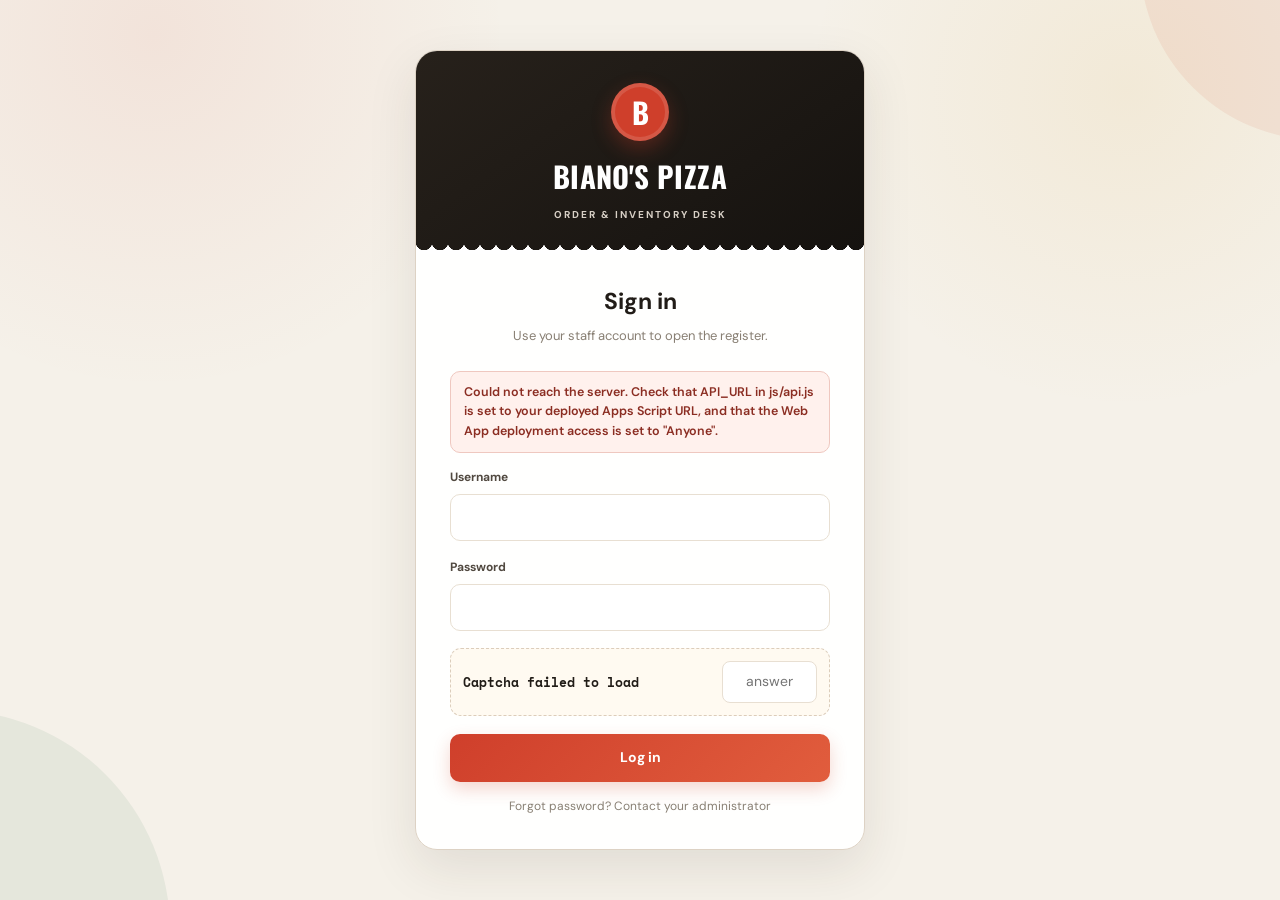
<file: index.html>
<!DOCTYPE html>
<html lang="en">
<head>
<meta charset="UTF-8">
<meta name="viewport" content="width=device-width, initial-scale=1.0">
<title>Biano's Pizza — Sign in</title>
<link rel="stylesheet" href="style.css">
</head>
<body class="auth-page">
  <div class="ticket-wrap">
    <div class="ticket">
      <div class="ticket-head">
        <div class="mark"></div>
        <h1>Biano's Pizza</h1>
        <p>Order &amp; Inventory Desk</p>
      </div>
      <div class="ticket-body">
        <div class="form-heading">
          <h2>Sign in</h2>
          <p>Use your staff account to open the register.</p>
        </div>

        <div id="msgBox"></div>

        <form id="loginForm">
          <div class="field">
            <label>Username</label>
            <input type="text" id="username" required>
          </div>
          <div class="field">
            <label>Password</label>
            <input type="password" id="password" required>
          </div>

          <div class="captcha-box">
            <span id="captchaQuestion">Loading captcha…</span>
            <input type="text" id="captchaAnswer" placeholder="answer">
          </div>

          <button type="submit" class="btn" id="loginBtn">Log in</button>
        </form>
        <a href="#" class="btn-link">Forgot password? Contact your administrator</a>
      </div>
    </div>
  </div>

  <script src="api.js"></script>
  <script src="login.js"></script>
</body>
</html>
</file>
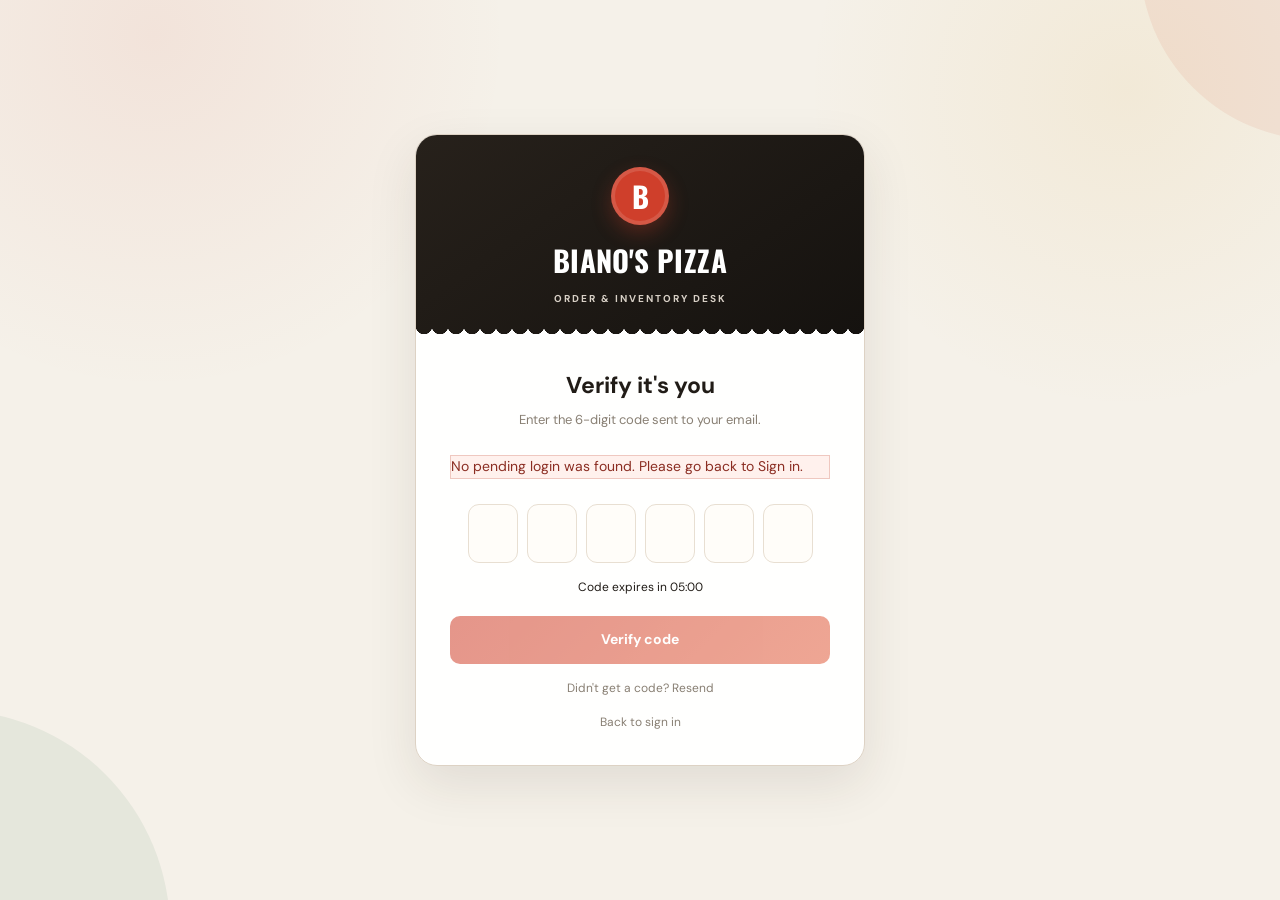
<file: 2fa.html>
<!DOCTYPE html>
<html lang="en">
<head>
<meta charset="UTF-8">
<meta name="viewport" content="width=device-width, initial-scale=1.0">
<title>Biano's Pizza — Verify it's you</title>
<link rel="stylesheet" href="style.css">
</head>
<body class="auth-page">
  <div class="ticket-wrap">
    <div class="ticket">
      <div class="ticket-head">
        <div class="mark"></div>
        <h1>Biano's Pizza</h1>
        <p>Order &amp; Inventory Desk</p>
      </div>
      <div class="ticket-body">
        <div class="form-heading">
          <h2>Verify it's you</h2>
          <p>Enter the 6-digit code sent to your email.</p>
        </div>

        <div id="msgBox"></div>

        <form id="otpForm">
          <div class="otp-boxes">
            <input type="text" maxlength="1" class="otp-digit">
            <input type="text" maxlength="1" class="otp-digit">
            <input type="text" maxlength="1" class="otp-digit">
            <input type="text" maxlength="1" class="otp-digit">
            <input type="text" maxlength="1" class="otp-digit">
            <input type="text" maxlength="1" class="otp-digit">
          </div>
          <p style="text-align:center;font-size:12px;color:var(--ink-faint);margin-bottom:18px;" id="timerText">Code expires in 05:00</p>
          <button type="submit" class="btn" id="verifyBtn">Verify code</button>
        </form>
        <a href="#" class="btn-link" id="resendLink">Didn't get a code? Resend</a>
        <a href="index.html" class="btn-link">Back to sign in</a>
      </div>
    </div>
  </div>

  <script src="api.js"></script>
  <script src="twofa.js"></script>
</body>
</html>
</file>
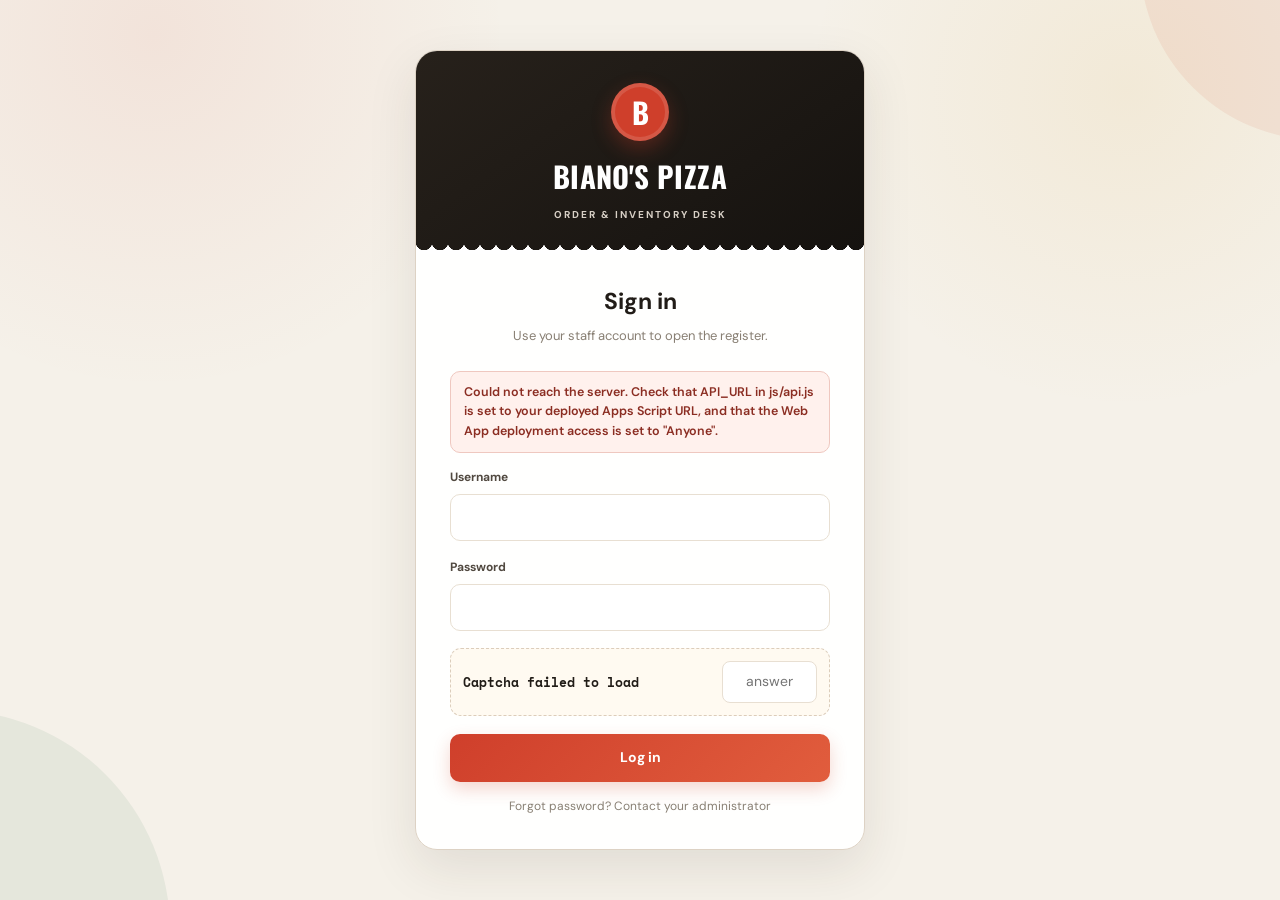
<file: dashboard.html>
<!DOCTYPE html>
<html lang="en">
<head>
<meta charset="UTF-8">
<meta name="viewport" content="width=device-width, initial-scale=1.0">
<title>Biano's Pizza — Dashboard</title>
<link rel="stylesheet" href="style.css">
</head>
<body>
  <div class="app-shell">
    <div id="app-shell-nav"></div>
    <div class="main">
      <div class="content">
        <h2 class="page-title">Dashboard</h2>

        <div class="stat-grid">
          <div class="stat-card"><div class="label">Menu items</div><div class="value" id="statMenu">-</div></div>
          <div class="stat-card"><div class="label">Ingredient stock</div><div class="value" id="statStock">-</div></div>
          <div class="stat-card"><div class="label">Low stock</div><div class="value" id="statLow">-</div></div>
          <div class="stat-card"><div class="label">Total sales</div><div class="value" id="statSales">-</div></div>
        </div>

        <h2 class="page-title" style="font-size:14px;">Recent Activity</h2>
        <div class="table-wrap">
          <table>
            <thead><tr><th>Date</th><th>Type</th><th>Item</th><th>Qty</th></tr></thead>
            <tbody id="recentBody"></tbody>
          </table>
        </div>
      </div>
    </div>
  </div>

  <script src="api.js"></script>
  <script src="auth.js"></script>
  <script src="nav.js"></script>
  <script src="dashboard.js"></script>
</body>
</html>
</file>
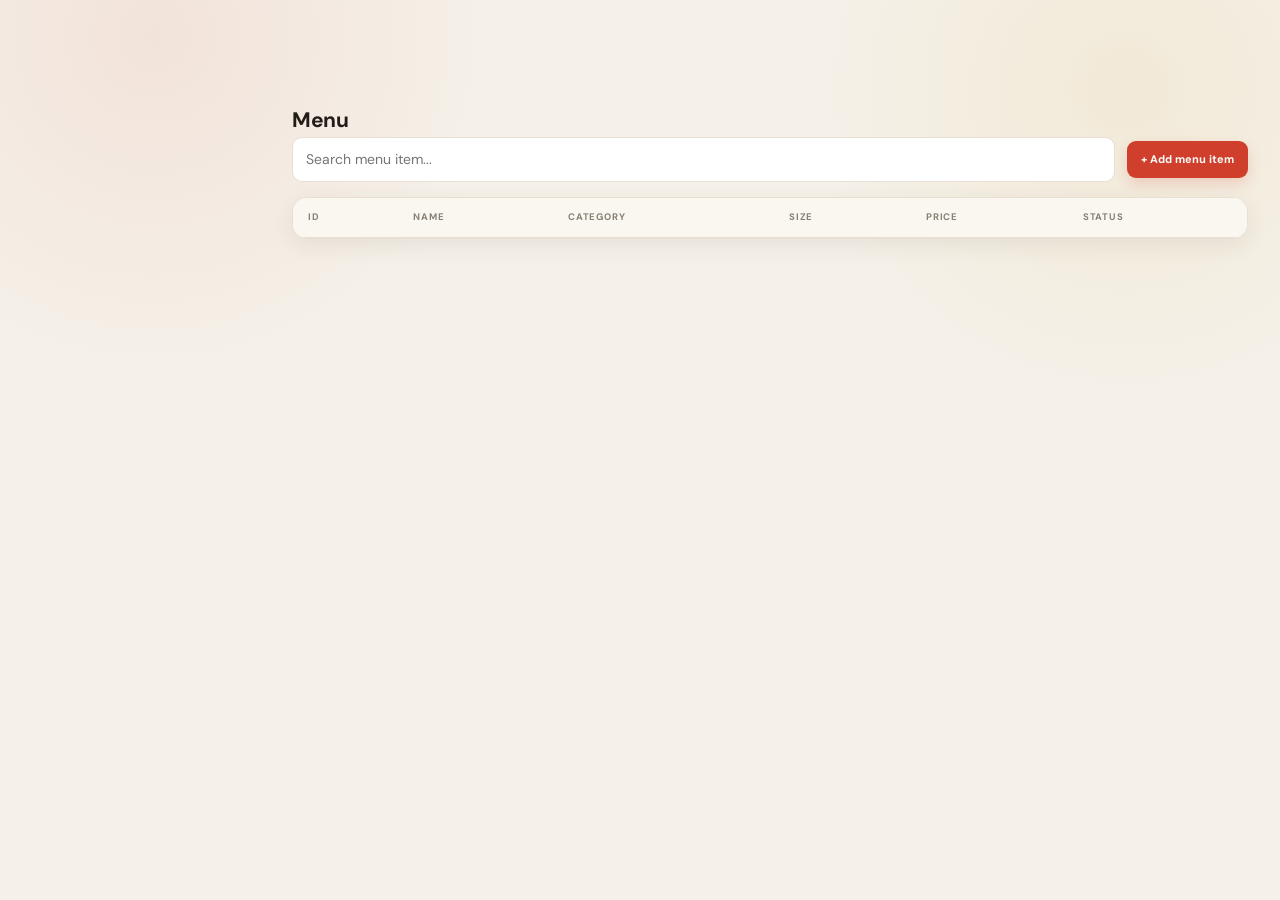
<file: menu.html>
<!DOCTYPE html>
<html lang="en">
<head>
<meta charset="UTF-8">
<meta name="viewport" content="width=device-width, initial-scale=1.0">
<title>Biano's Pizza — Menu</title>
<link rel="stylesheet" href="style.css">
</head>
<body>
  <div class="app-shell">
    <div id="app-shell-nav"></div>
    <div class="main">
      <div class="content">
        <h2 class="page-title">Menu</h2>

        <div class="toolbar">
          <input type="text" id="searchBox" placeholder="Search menu item...">
          <button class="btn-small" id="addItemBtn">+ Add menu item</button>
        </div>

        <div class="table-wrap">
          <table>
            <thead><tr><th>ID</th><th>Name</th><th>Category</th><th>Size</th><th>Price</th><th>Status</th></tr></thead>
            <tbody id="menuBody"></tbody>
          </table>
        </div>
      </div>
    </div>
  </div>

  <div class="modal-overlay" id="itemModal">
    <div class="modal">
      <h3>Add menu item</h3>
      <form id="itemForm">
        <div class="field"><label>Name</label><input type="text" id="mName" required placeholder="e.g. Pepperoni Feast"></div>
        <div class="field">
          <label>Category</label>
          <select id="mCategory">
            <option>Classic</option>
            <option>Specialty</option>
            <option>Sides</option>
            <option>Drinks</option>
          </select>
        </div>
        <div class="field">
          <label>Size</label>
          <select id="mSize">
            <option>Small</option>
            <option>Medium</option>
            <option>Large</option>
            <option>N/A</option>
          </select>
        </div>
        <div class="field"><label>Price</label><input type="number" id="mPrice" step="0.01" required></div>
        <div class="field"><label>Cost</label><input type="number" id="mCost" step="0.01" required></div>
        <div class="modal-actions">
          <button type="button" class="btn btn-cancel" id="cancelItemBtn">Cancel</button>
          <button type="submit" class="btn">Save</button>
        </div>
      </form>
    </div>
  </div>

  <script src="api.js"></script>
  <script src="auth.js"></script>
  <script src="nav.js"></script>
  <script src="menu.js"></script>
</body>
</html>
</file>
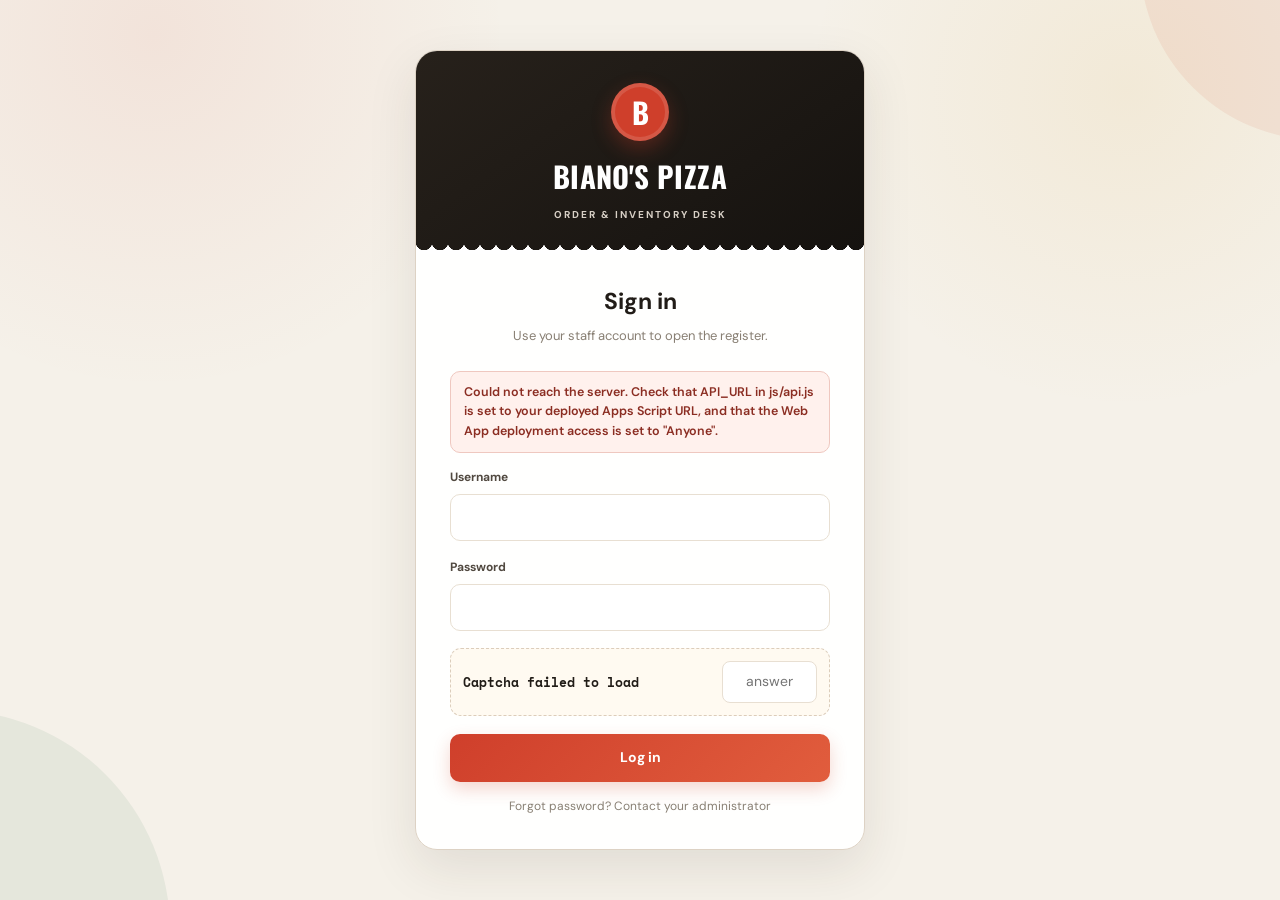
<file: orders.html>
<!DOCTYPE html>
<html lang="en">
<head>
<meta charset="UTF-8">
<meta name="viewport" content="width=device-width, initial-scale=1.0">
<title>Biano's Pizza — Orders</title>
<link rel="stylesheet" href="style.css">
</head>
<body>
  <div class="app-shell">
    <div id="app-shell-nav"></div>
    <div class="main">
      <div class="content" style="max-width:560px;">
        <h2 class="page-title">Place order</h2>
        <div id="msgBox"></div>
        <form id="orderForm">
          <div class="field">
            <label>Menu Item</label>
            <select id="oMenuItem" required></select>
          </div>
          <div class="field"><label>Quantity</label><input type="number" id="oQty" value="1" required></div>
          <div class="field"><label>Selling Price (per unit)</label><input type="number" step="0.01" id="oPrice" required></div>
          <div class="field">
            <label>Order Type</label>
            <select id="oType">
              <option>Dine-in</option>
              <option>Takeout</option>
              <option>Delivery</option>
            </select>
          </div>
          <div class="field"><label>Customer Name</label><input type="text" id="oCustomer"></div>
          <div class="field"><label>Reference Number</label><input type="text" id="oRef"></div>
          <button type="submit" class="btn">Save order</button>
        </form>
      </div>
    </div>
  </div>

  <script src="api.js"></script>
  <script src="auth.js"></script>
  <script src="nav.js"></script>
  <script src="orders.js"></script>
</body>
</html>
</file>
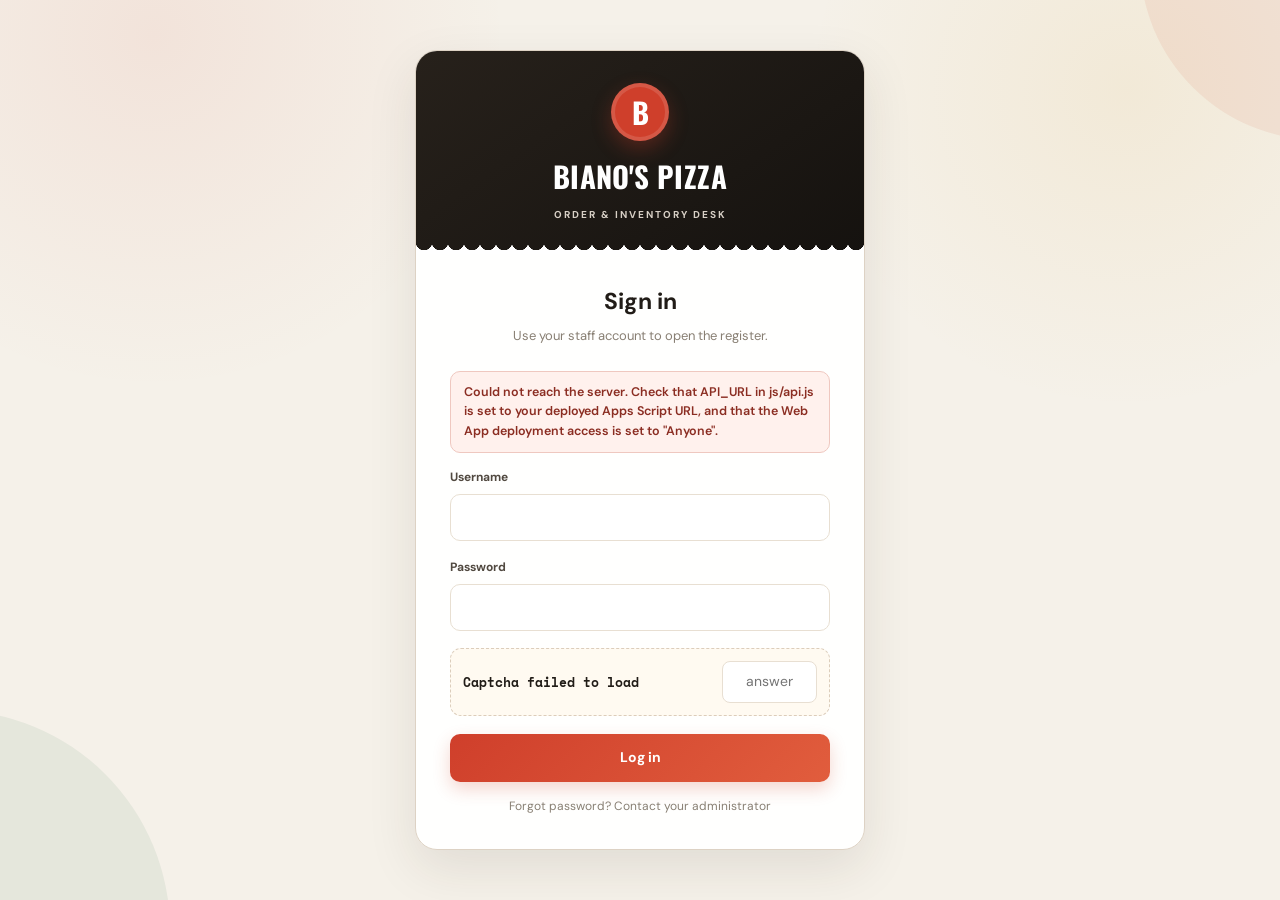
<file: reports.html>
<!DOCTYPE html>
<html lang="en">
<head>
<meta charset="UTF-8">
<meta name="viewport" content="width=device-width, initial-scale=1.0">
<title>Biano's Pizza — Reports</title>
<link rel="stylesheet" href="style.css">
</head>
<body>
  <div class="app-shell">
    <div id="app-shell-nav"></div>
    <div class="main">
      <div class="content">
        <div class="toolbar">
          <h2 class="page-title" style="margin-bottom:0;">Reports</h2>
          <button class="btn-small" onclick="window.print()">Print report</button>
        </div>

        <div class="stat-grid">
          <div class="stat-card"><div class="label">Inventory value</div><div class="value" id="rInvValue">-</div></div>
          <div class="stat-card"><div class="label">Total sales</div><div class="value" id="rSales">-</div></div>
          <div class="stat-card"><div class="label">Stock in</div><div class="value" id="rStockIn">-</div></div>
          <div class="stat-card"><div class="label">Orders</div><div class="value" id="rOrders">-</div></div>
        </div>

        <h2 class="page-title" style="font-size:14px;">Low / Out of Stock Ingredients</h2>
        <div class="table-wrap" style="margin-bottom:26px;">
          <table>
            <thead><tr><th>Ingredient</th><th>Stock</th><th>Reorder Level</th><th>Status</th></tr></thead>
            <tbody id="lowStockBody"></tbody>
          </table>
        </div>

        <h2 class="page-title" style="font-size:14px;">Recent Activity</h2>
        <div class="table-wrap">
          <table>
            <thead><tr><th>Date</th><th>User</th><th>Action</th><th>Description</th></tr></thead>
            <tbody id="activityBody"></tbody>
          </table>
        </div>
      </div>
    </div>
  </div>

  <script src="api.js"></script>
  <script src="auth.js"></script>
  <script src="nav.js"></script>
  <script src="reports.js"></script>
</body>
</html>
</file>
<file: style.css>
@import url('https://fonts.googleapis.com/css2?family=DM+Sans:wght@400;500;600;700&family=Oswald:wght@500;600;700&family=Space+Mono:wght@400;700&display=swap');

:root{
  --red:#cf3f2b; --red-dark:#a92d20; --red-pale:#fff1ed;
  --green:#39744a; --green-pale:#edf7ef;
  --gold:#d49b24; --gold-pale:#fff8e8;
  --ink:#211c17; --ink2:#514940; --muted:#887f73;
  --bg:#f5f1e9; --paper:#fffdf9; --white:#fff;
  --line:#e8dfd2; --line2:#f1e9de;
  --shadow:0 18px 50px rgba(48,37,25,.10);
  --shadow-sm:0 7px 22px rgba(48,37,25,.075);
  --radius:16px;
}

*{box-sizing:border-box}
html{scroll-behavior:smooth}
body{
  margin:0; min-height:100vh; color:var(--ink);
  font-family:"DM Sans",Arial,sans-serif;
  background:
    radial-gradient(circle at 12% 4%,rgba(207,63,43,.08),transparent 25%),
    radial-gradient(circle at 88% 10%,rgba(212,155,36,.09),transparent 23%),
    var(--bg);
  font-size:14px; line-height:1.55;
}
button,input,select,textarea{font:inherit}
button{cursor:pointer}
a{text-decoration:none;color:inherit}
h1,h2,h3,h4{margin:0}
h1,h2,h3,.brand{font-family:"Oswald",sans-serif}
.page-title{font-family:"DM Sans",sans-serif!important;font-weight:700;letter-spacing:-.5px}

/* AUTH */
.auth-page{display:flex;align-items:center;justify-content:center;padding:32px 18px;position:relative;overflow:hidden}
.auth-page:before,.auth-page:after{content:"";position:fixed;border-radius:50%;pointer-events:none}
.auth-page:before{width:440px;height:440px;left:-270px;bottom:-250px;background:rgba(57,116,74,.08)}
.auth-page:after{width:360px;height:360px;right:-220px;top:-220px;background:rgba(207,63,43,.08)}
.ticket-wrap{width:min(100%,450px);position:relative;z-index:1}
.ticket{
  overflow:hidden;background:rgba(255,255,255,.97);border:1px solid #ddd2c4;
  border-radius:22px;box-shadow:var(--shadow);
}
.ticket-head{
  position:relative;text-align:center;color:#fff;padding:32px 25px 31px;
  background:linear-gradient(145deg,#27211b,#15120f);
}
.ticket-head:after{
  content:"";position:absolute;left:0;right:0;bottom:-1px;height:10px;
  background:radial-gradient(circle at 8px -2px,transparent 8px,#fff 8.5px) 0 0/16px 10px repeat-x;
}
.mark{
  width:58px;height:58px;margin:0 auto 13px;border-radius:50%;
  display:grid;place-items:center;background:var(--red);
  border:4px solid rgba(255,255,255,.13);box-shadow:0 8px 20px rgba(207,63,43,.3);
}
.mark:after{content:"B";font:700 29px "Oswald";color:white}
.ticket-head h1{font-size:29px;text-transform:uppercase;letter-spacing:.4px}
.ticket-head p{margin:8px 0 0;color:#d8d0c6;font-size:10px;font-weight:700;letter-spacing:2px;text-transform:uppercase}
.ticket-body{padding:31px 34px 34px}
.form-heading{text-align:center;margin-bottom:25px}
.form-heading h2{font-family:"DM Sans",sans-serif;font-size:23px}
.form-heading p{margin:6px 0 0;color:var(--muted);font-size:13px}
.field{margin-bottom:17px}
.field label{display:block;margin-bottom:7px;font-size:12px;font-weight:700;color:var(--ink2)}
.field input,.field select,.field textarea{
  width:100%;padding:12px 13px;border:1px solid var(--line);border-radius:10px;
  background:#fff;color:var(--ink);outline:none;transition:.18s;
}
.field input:focus,.field select:focus,.field textarea:focus{
  border-color:var(--red);box-shadow:0 0 0 4px rgba(207,63,43,.10)
}
.captcha-box{
  display:flex;align-items:center;gap:12px;padding:12px;margin:5px 0 18px;
  background:#fffaf1;border:1px dashed #dccdbb;border-radius:11px
}
.captcha-box span{flex:1;font:700 13px "Space Mono",monospace}
.captcha-box input{width:95px;padding:9px;border:1px solid var(--line);border-radius:8px;text-align:center;outline:0}
.btn{
  width:100%;border:0;border-radius:10px;padding:13px 16px;
  color:#fff;background:linear-gradient(135deg,var(--red),#e15d3d);
  font-weight:700;box-shadow:0 7px 17px rgba(207,63,43,.22);transition:.16s
}
.btn:hover{transform:translateY(-1px);filter:saturate(1.06);box-shadow:0 10px 22px rgba(207,63,43,.27)}
.btn:disabled{opacity:.55;transform:none;box-shadow:none;cursor:not-allowed}
.btn-link{display:block;text-align:center;margin-top:15px;color:var(--muted);font-size:12px}
.btn-link:hover{color:var(--red)}
.msg{padding:11px 13px;border-radius:10px;margin-bottom:15px;font-size:12.5px;font-weight:600}
.msg-error{color:#8b2d22;background:var(--red-pale);border:1px solid #efc8c0}
.msg-ok,.msg-success{color:#2f643c;background:var(--green-pale);border:1px solid #cce2d0}
.msg-info{color:#77540e;background:var(--gold-pale);border:1px solid #ecd9a1}

/* OTP */
.otp-boxes{display:flex;justify-content:center;gap:9px;margin:25px 0 15px}
.otp-boxes input{
  width:50px;height:59px;border:1px solid var(--line);border-radius:11px;
  background:#fffdf9;text-align:center;font:700 21px "Space Mono";outline:0;transition:.16s
}
.otp-boxes input:focus{border-color:var(--red);box-shadow:0 0 0 4px rgba(207,63,43,.1);transform:translateY(-1px)}
#timerText{text-align:center;color:var(--muted);font-size:12px;margin:0 0 20px!important}

/* APP */
.app-shell{min-height:100vh}
.sidebar{
  position:fixed;z-index:30;left:0;top:0;bottom:0;width:260px;padding:24px 14px 20px;
  color:#eee7df;background:linear-gradient(180deg,#241f1a,#1b1713);
  border-right:1px solid rgba(255,255,255,.06);overflow-y:auto
}
.sidebar-brand{padding:5px 13px 20px;border-bottom:1px solid rgba(255,255,255,.08);margin-bottom:16px}
.sidebar-brand .mini-mark{
  width:38px;height:38px;display:grid;place-items:center;border-radius:11px;
  background:var(--red);font:700 21px "Oswald";margin-bottom:11px
}
.sidebar-brand strong{display:block;font:700 22px "Oswald";text-transform:uppercase;letter-spacing:.5px}
.sidebar-brand span{font-size:9px;letter-spacing:1.5px;color:#a9a095;text-transform:uppercase}
.nav-label{padding:13px 13px 6px;color:#80776d;font-size:9px;font-weight:800;letter-spacing:1.5px;text-transform:uppercase}
.sidebar nav{display:flex;flex-direction:column;gap:4px}
.sidebar nav a{
  display:flex;align-items:center;gap:12px;min-height:45px;padding:10px 12px;
  border-radius:10px;color:#bcb3a8;font-size:13px;font-weight:600;transition:.16s
}
.sidebar nav a .nav-icon{
  width:22px;height:22px;display:grid;place-items:center;border-radius:7px;
  background:rgba(255,255,255,.05);font-size:12px
}
.sidebar nav a:hover{background:rgba(255,255,255,.07);color:white;transform:translateX(2px)}
.sidebar nav a.active{background:linear-gradient(90deg,var(--red),#b93424);color:white;box-shadow:0 8px 18px rgba(207,63,43,.18)}
.sidebar nav a.active .nav-icon{background:rgba(255,255,255,.15)}
.sidebar-footer{
  margin:22px 6px 0;padding:14px;border:1px solid rgba(255,255,255,.08);
  border-radius:12px;background:rgba(255,255,255,.035);font-size:10px;color:#9d958b
}
.sidebar-footer b{display:block;color:#ddd4c9;margin-bottom:4px;font-size:11px}
.main{margin-left:260px;min-width:0}
.topbar{
  position:fixed;z-index:20;left:260px;right:0;top:0;height:72px;
  display:flex;align-items:center;justify-content:space-between;padding:0 30px;
  background:rgba(255,253,249,.92);backdrop-filter:blur(13px);
  border-bottom:1px solid var(--line)
}
.topbar-left{display:flex;align-items:center;gap:13px}
.topbar-title{font-size:17px;font-weight:700}
.topbar-sub{font-size:10px;color:var(--muted);margin-top:1px}
.user-info{display:flex;align-items:center;gap:10px}
.avatar{
  width:34px;height:34px;border-radius:10px;display:grid;place-items:center;
  background:#f2e9dd;color:var(--red);font-weight:800
}
.username{font-size:12px;font-weight:700;color:var(--ink2)}
.role-pill{font-size:9px;padding:4px 7px;border-radius:999px;background:var(--green-pale);color:var(--green);font-weight:800;text-transform:uppercase}
.logout-btn{border:1px solid var(--line);background:white;color:var(--ink2);padding:8px 12px;border-radius:9px;font-size:11px;font-weight:700}
.logout-btn:hover{background:var(--red);border-color:var(--red);color:white}
.hamburger{display:none;border:1px solid var(--line);background:white;border-radius:9px;padding:7px 10px}
.content{max-width:1300px;margin:auto;padding:104px 32px 45px}
.page-head{display:flex;align-items:flex-end;justify-content:space-between;gap:18px;margin-bottom:24px}
.page-head .eyebrow{font-size:9px;color:var(--red);font-weight:800;text-transform:uppercase;letter-spacing:1.6px;margin-bottom:5px}
.page-head .description{color:var(--muted);font-size:12px;margin-top:4px}
.page-actions{display:flex;gap:9px;align-items:center}
.btn-small{
  border:0;border-radius:9px;padding:10px 14px;color:white;background:var(--red);
  font-size:11px;font-weight:700;box-shadow:0 6px 14px rgba(207,63,43,.18)
}
.btn-small:hover{background:var(--red-dark);transform:translateY(-1px)}
.btn-light{background:white!important;color:var(--ink2)!important;border:1px solid var(--line)!important;box-shadow:none!important}
.btn-light:hover{background:#f8f2e9!important}

/* DASHBOARD */
.welcome{
  display:grid;grid-template-columns:1.35fr .65fr;gap:16px;margin-bottom:18px
}
.welcome-card{
  position:relative;overflow:hidden;border-radius:18px;padding:25px 27px;color:white;
  background:linear-gradient(135deg,#2a211b,#171310);box-shadow:var(--shadow)
}
.welcome-card:after{content:"🍕";position:absolute;right:25px;bottom:-16px;font-size:115px;opacity:.11;filter:grayscale(1)}
.welcome-card .eyebrow{color:#f0b36a;font-size:9px;font-weight:800;letter-spacing:1.6px;text-transform:uppercase}
.welcome-card h2{font:700 28px "DM Sans";margin-top:5px;letter-spacing:-.6px}
.welcome-card p{max-width:650px;color:#c7beb3;font-size:12px;margin-top:7px}
.today-card{
  background:white;border:1px solid var(--line);border-radius:18px;padding:23px;box-shadow:var(--shadow-sm)
}
.today-card .label{font-size:9px;text-transform:uppercase;letter-spacing:1.2px;color:var(--muted);font-weight:800}
.today-card .big{font:700 27px "Space Mono";margin-top:8px}
.today-card small{color:var(--muted);font-size:11px}
.stat-grid{display:grid;grid-template-columns:repeat(4,1fr);gap:14px;margin-bottom:24px}
.stat-card{
  position:relative;overflow:hidden;background:white;border:1px solid var(--line);
  border-radius:15px;padding:18px;box-shadow:var(--shadow-sm);transition:.18s
}
.stat-card:hover{transform:translateY(-2px);box-shadow:var(--shadow)}
.stat-card .stat-icon{
  width:35px;height:35px;border-radius:10px;display:grid;place-items:center;
  background:var(--red-pale);color:var(--red);font-size:16px;margin-bottom:13px
}
.stat-card:nth-child(2) .stat-icon{background:var(--green-pale);color:var(--green)}
.stat-card:nth-child(3) .stat-icon{background:var(--gold-pale);color:var(--gold)}
.stat-card:nth-child(4) .stat-icon{background:#f1edf8;color:#7253a2}
.stat-card .label{font-size:10px;text-transform:uppercase;letter-spacing:.8px;color:var(--muted);font-weight:800}
.stat-card .value{font:700 24px "Space Mono";margin-top:5px}
.stat-card .hint{font-size:10px;color:#9b9287;margin-top:6px}
.section-title{display:flex;align-items:center;justify-content:space-between;margin:24px 0 11px}
.section-title h3{font:700 16px "DM Sans"}
.section-title span{font-size:10px;color:var(--muted)}
.module-grid{display:grid;grid-template-columns:repeat(3,1fr);gap:13px;margin-bottom:26px}
.module-card{
  display:block;padding:18px;background:white;border:1px solid var(--line);border-radius:15px;
  box-shadow:var(--shadow-sm);transition:.18s;position:relative;overflow:hidden
}
.module-card:hover{transform:translateY(-3px);box-shadow:var(--shadow);border-color:#d8cabb}
.module-card .module-icon{width:42px;height:42px;border-radius:12px;display:grid;place-items:center;background:var(--red-pale);color:var(--red);font-size:18px;margin-bottom:13px}
.module-card:nth-child(2) .module-icon{background:#fff5df;color:#b98216}
.module-card:nth-child(3) .module-icon{background:var(--green-pale);color:var(--green)}
.module-card:nth-child(4) .module-icon{background:#f2ecfa;color:#7654a4}
.module-card:nth-child(5) .module-icon{background:#eaf3fa;color:#3d7196}
.module-card:nth-child(6) .module-icon{background:#fff0e6;color:#c26434}
.module-card:nth-child(7) .module-icon{background:#f0eef0;color:#5f5961}
.module-card h4{font-size:13px;margin-bottom:4px}
.module-card p{font-size:10.5px;color:var(--muted);line-height:1.5}
.module-card .arrow{position:absolute;right:16px;top:18px;color:#b4aa9e;font-size:15px}

/* TABLES / FORMS */
.panel{background:white;border:1px solid var(--line);border-radius:16px;box-shadow:var(--shadow-sm);overflow:hidden}
.panel-head{display:flex;align-items:center;justify-content:space-between;padding:17px 18px;border-bottom:1px solid var(--line2)}
.panel-head h3{font:700 15px "DM Sans"}
.panel-head span{font-size:10px;color:var(--muted)}
.toolbar{display:flex;align-items:center;justify-content:space-between;gap:12px;margin-bottom:15px;flex-wrap:wrap}
.toolbar input[type=text]{flex:1;min-width:230px;padding:11px 13px;border:1px solid var(--line);border-radius:10px;outline:0;background:white}
.toolbar input[type=text]:focus{border-color:var(--red);box-shadow:0 0 0 4px rgba(207,63,43,.08)}
.table-wrap{background:white;border:1px solid var(--line);border-radius:15px;overflow:auto;box-shadow:var(--shadow-sm)}
table{width:100%;min-width:650px;border-collapse:collapse}
th{padding:12px 15px;background:#faf7f1;color:var(--muted);border-bottom:1px solid var(--line);text-align:left;font-size:9.5px;text-transform:uppercase;letter-spacing:.8px}
td{padding:13px 15px;color:var(--ink2);border-bottom:1px solid #f0e9df;font-size:12.5px}
tbody tr:hover td{background:#fffaf5}
tbody tr:last-child td{border-bottom:0}
td:first-child{font:400 10px "Space Mono";color:var(--muted)}
.status-tag{display:inline-flex;align-items:center;gap:6px;font-size:10.5px;font-weight:700}
.status-tag:before{content:"";width:7px;height:7px;border-radius:50%;background:#aaa}
.status-active{color:var(--green)} .status-active:before{background:#4f9b5c}
.status-low{color:var(--red)} .status-low:before{background:var(--red)}
.empty-note{text-align:center!important;color:var(--muted)!important;padding:35px!important}

/* MODAL */
.modal-overlay{display:none;position:fixed;inset:0;z-index:60;background:rgba(31,25,19,.62);backdrop-filter:blur(5px);align-items:center;justify-content:center;padding:18px}
.modal-overlay.open{display:flex}
.modal{width:min(100%,510px);max-height:90vh;overflow:auto;background:white;border-radius:17px;border:1px solid var(--line);padding:24px;box-shadow:0 25px 70px rgba(0,0,0,.25)}
.modal h3{font:700 19px "DM Sans";margin-bottom:20px}
.modal-actions{display:flex;gap:10px;margin-top:20px}
.modal-actions .btn{flex:1}
.btn-cancel{background:white!important;color:var(--ink2)!important;border:1px solid var(--line)!important;box-shadow:none!important}

/* RESPONSIVE */
@media(max-width:1000px){
  .stat-grid{grid-template-columns:repeat(2,1fr)}
  .module-grid{grid-template-columns:repeat(2,1fr)}
  .welcome{grid-template-columns:1fr}
}
@media(max-width:760px){
  .sidebar{left:-270px;transition:left .2s;box-shadow:15px 0 40px rgba(0,0,0,.2)}
  .sidebar.open{left:0}
  .main{margin-left:0}
  .topbar{left:0;padding:0 15px}
  .hamburger{display:block}
  .topbar-sub{display:none}
  .username,.role-pill{display:none}
  .content{padding:94px 15px 32px}
  .page-head{align-items:flex-start;flex-direction:column}
}
@media(max-width:520px){
  .ticket-body{padding:25px 20px 27px}
  .ticket-head{padding:28px 20px 27px}
  .ticket-head h1{font-size:25px}
  .otp-boxes{gap:6px}
  .otp-boxes input{width:43px;height:53px;font-size:18px}
  .stat-grid,.module-grid{grid-template-columns:1fr}
  .welcome-card h2{font-size:23px}
  .page-actions{width:100%}.page-actions .btn-small{flex:1}
}
@media print{
  .sidebar,.topbar,.btn-small,.hamburger{display:none!important}
  .main{margin-left:0}.content{padding:20px;max-width:none}.table-wrap,.panel{box-shadow:none}
}

/* ===== BIANO'S PIZZA FUNCTIONAL NAV COMPATIBILITY ===== */
.brand-wrap{display:flex;align-items:center;gap:10px}.brand-mark{width:34px;height:34px;border-radius:50%;display:grid;place-items:center;background:var(--primary,#d62828);color:#fff;font-weight:800}.brand-sub{font-size:9px;letter-spacing:1.5px;color:var(--ink-faint,#999)}.side-label{font-size:9px;letter-spacing:1.3px;color:var(--ink-faint,#999);padding:18px 16px 8px}.nav-icon{width:24px;text-align:center;margin-right:8px}.sidebar nav a{display:flex;align-items:center}.system-status{margin:18px 12px;padding:12px;border:1px solid var(--border,#e5e7eb);border-radius:10px;display:flex;gap:9px;align-items:center;font-size:11px}.system-status small{display:block;color:var(--ink-faint,#999);margin-top:2px}.status-dot{width:8px;height:8px;border-radius:50%;background:#16834b;display:block;flex:0 0 auto}.user-avatar{width:30px;height:30px;border-radius:50%;display:grid;place-items:center;background:var(--primary,#d62828);color:#fff;font-weight:700}.user-meta{display:flex;flex-direction:column;line-height:1.1}.user-meta span{font-size:9px;color:var(--ink-faint,#999);text-transform:capitalize}.user-info{display:flex;align-items:center;gap:8px}.topbar-left{display:flex;align-items:center;gap:12px}
@media(max-width:760px){.user-meta{display:none}.sidebar{z-index:100}.sidebar.open{display:block}.brand{font-size:13px}}
</file>
